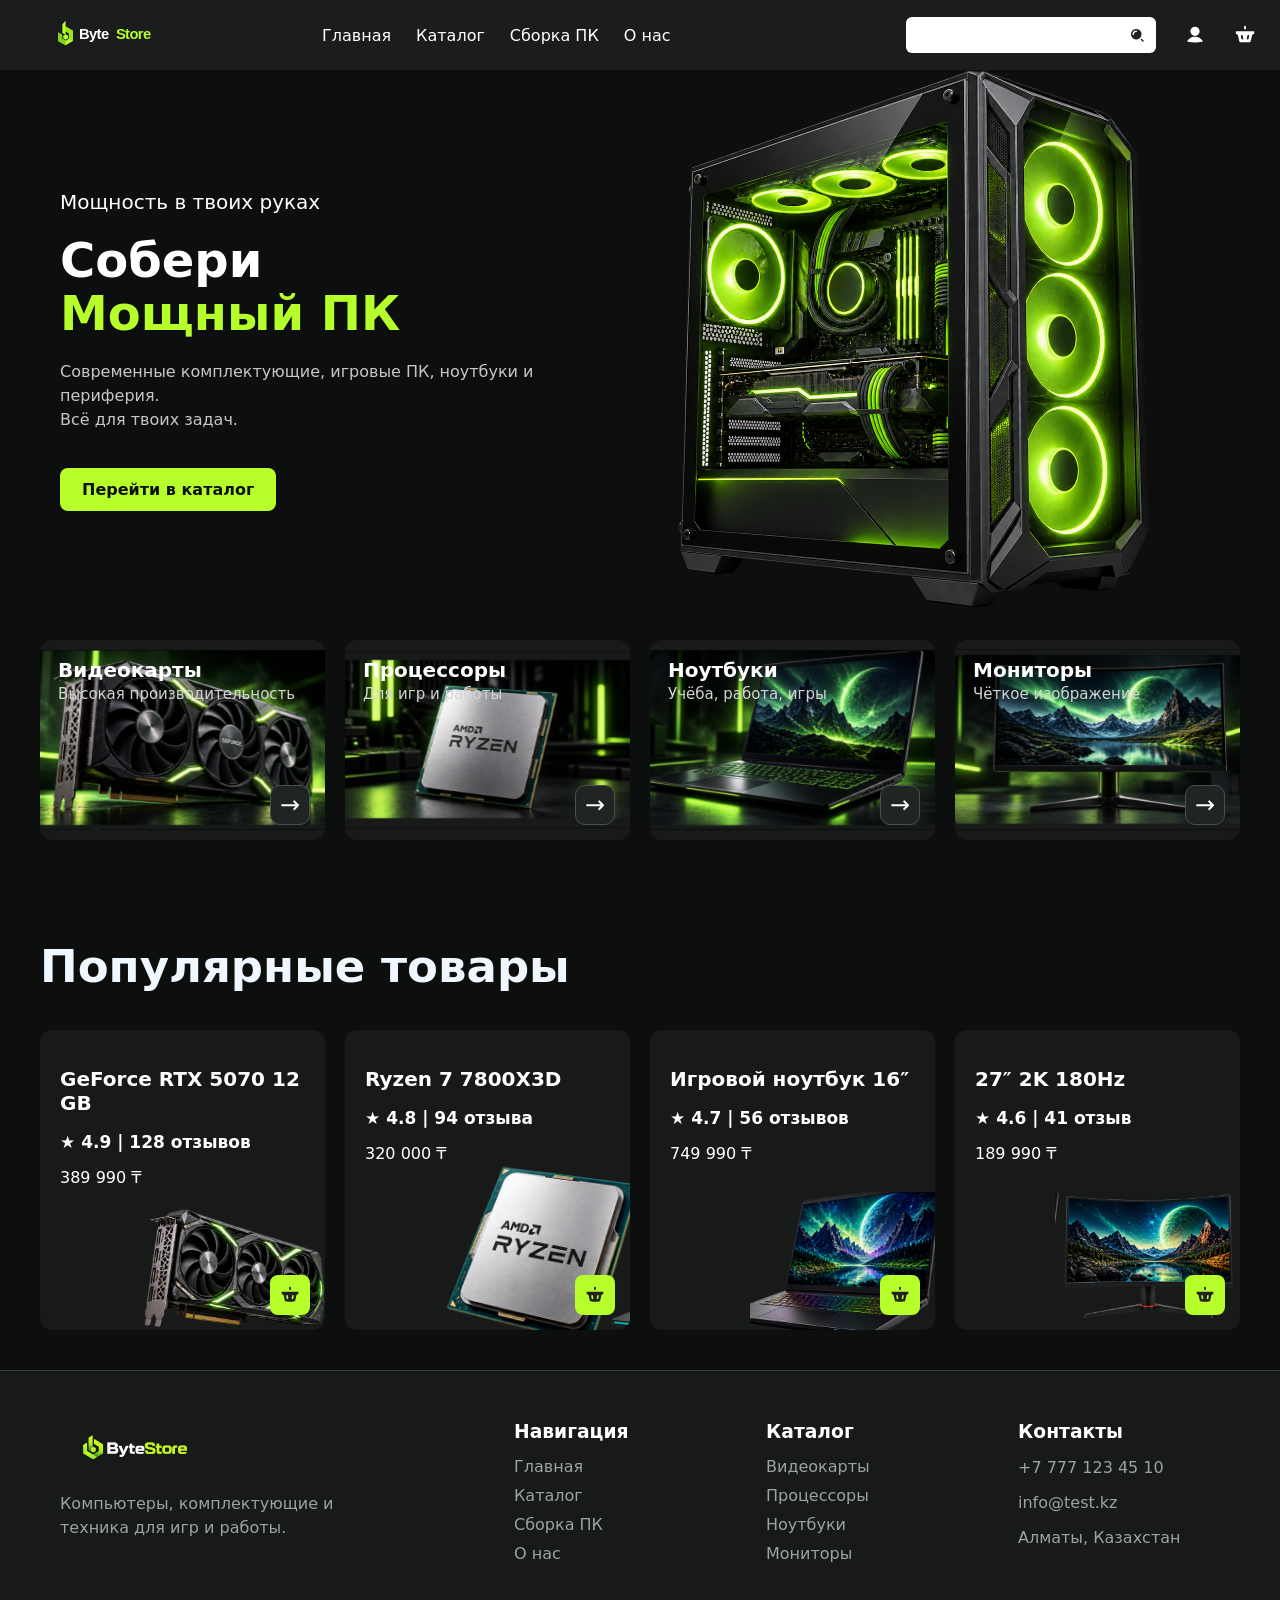
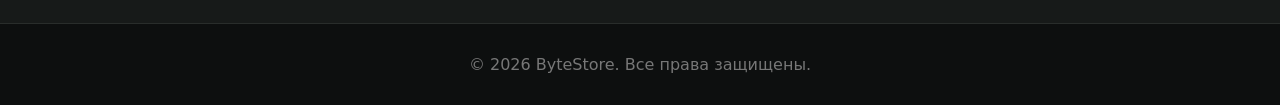
<file: index.html>
<!DOCTYPE html>
<html lang="en">
<head>
    <meta charset="UTF-8">
    <meta name="viewport" content="width=device-width, initial-scale=1.0">
    <title>E-shop</title>
    <link rel="stylesheet" href="style.css">
    
</head>
<body>
    <div class="main">
        <div class="head">
            <div class="logo">
                <img src="img/ByteStore_logo.svg"ByteStore">
            </div>
            <div class="menu">
                <a href="index.html">Главная</a>
                <a href="pages/catalog.html">Каталог</a>
                <a href="#builder">Сборка ПК</a>
                <a href="#about">О нас</a>
            </div>
            <div class="search">
                <input type="text">
                <img src="img/Search_alt_fill.png"search">
            </div>
            <div class="login">
                <a href="pages/login.html"><img src="img/login.svg" alt="login"></a>
            </div>
            <div class="cart">
                <a href="pages/cart.html"><img src="img/Basket.svg" alt=""></a>
            </div>
        </div>
        <div class="heroimg">
            <div class="herotextupper">
                <p>Мощность в твоих руках</p>
                <h1>
                    Собери<br>
                    <span>Мощный ПК</span>
                </h1>
                <p class="description">
                    Современные комплектующие, игровые ПК,
                    ноутбуки и периферия. <br>Всё для твоих задач.
                </p>
                <a href="pages/catalog.html">Перейти в каталог</a>
            </div>
        </div>
        <section class="categories">
            <div class="videocard">
                <h3>Видеокарты</h3>
                <p>Высокая производительность</p>
                <a href="#">→</a>
            </div>
            <div class="processor">
                <h3>Процессоры</h3>
                <p>Для игр и работы</p>
                <a href="#">→</a>
            </div>
            <div class="laptop">
                <h3>Ноутбуки</h3>
                <p>Учёба, работа, игры</p>
                <a href="#">→</a>
            </div>
            <div class="monitor">
                <h3>Мониторы</h3>
                <p>Чёткое изображение</p>
                <a href="#">→</a>
            </div>

        </section>
        <section class="popular">
            <div class="popular_title">
                <h1>Популярные товары</h1>
            </div>
            <div class="popular_card">
                <div class="popular1">
                    <h1>GeForce RTX 5070 12 GB</h1>
                    <h2>★ 4.9 | 128 отзывов</h2>
                    <p>389 990 ₸</p>
                    <a href="pages/cart.html" class="cart-btn">
                    <img src="img/Basket.svg" alt="Корзина">
                    </a>
                </div>
                <div class="popular2">
                    <h1>Ryzen 7 7800X3D</h1>
                    <h2>★ 4.8 |	94 отзыва</h2>
                    <p>320 000 ₸</p>    
                    <a href="pages/cart.html" class="cart-btn">
                    <img src="img/Basket.svg" alt="Корзина">
                    </a>
                </div>
                <div class="popular3">
                    <h1>Игровой ноутбук 16″</h1>
                    <h2>★ 4.7 |	56 отзывов</h2>
                    <p>749 990 ₸</p>      
                    <a href="pages/cart.html" class="cart-btn">
                    <img src="img/Basket.svg" alt="Корзина">
                    </a>
                </div>
                <div class="popular4">
                    <h1>27″ 2K 180Hz</h1>
                    <h2>★ 4.6 |	41 отзыв</h2>
                    <p>189 990 ₸</p>
                    <a href="pages/cart.html" class="cart-btn">
                    <img src="img/Basket.svg" alt="Корзина">
                    </a>
                </div>
                        
            </div>
        </section>
        <footer class="footer">

            <div class="footer_logo">
                <img src="img/ByteStore.png" alt="ByteStore">
                <p>Компьютеры, комплектующие и техника для игр и работы.</p>
            </div>

            <div class="footer_menu">
                <h3>Навигация</h3>
                <a href="index.html">Главная</a>
                <a href="pages/catalog.html">Каталог</a>
                <a href="#builder">Сборка ПК</a>
                <a href="#about">О нас</a>
            </div>

            <div class="footer_catalog">
                <h3>Каталог</h3>
                <a href="pages/catalog.html">Видеокарты</a>
                <a href="pages/catalog.html">Процессоры</a>
                <a href="pages/catalog.html">Ноутбуки</a>
                <a href="pages/catalog.html">Мониторы</a>
            </div>

            <div class="footer_contacts">
                <h3>Контакты</h3>
                <p>+7 777 123 45 10</p>
                <p>info@test.kz</p>
                <p>Алматы, Казахстан</p>
            </div>

        </footer>

        <div class="footer_bottom">
            <p>© 2026 ByteStore. Все права защищены.</p>
        </div>
    </div>
    
</body>
</html>
</file>
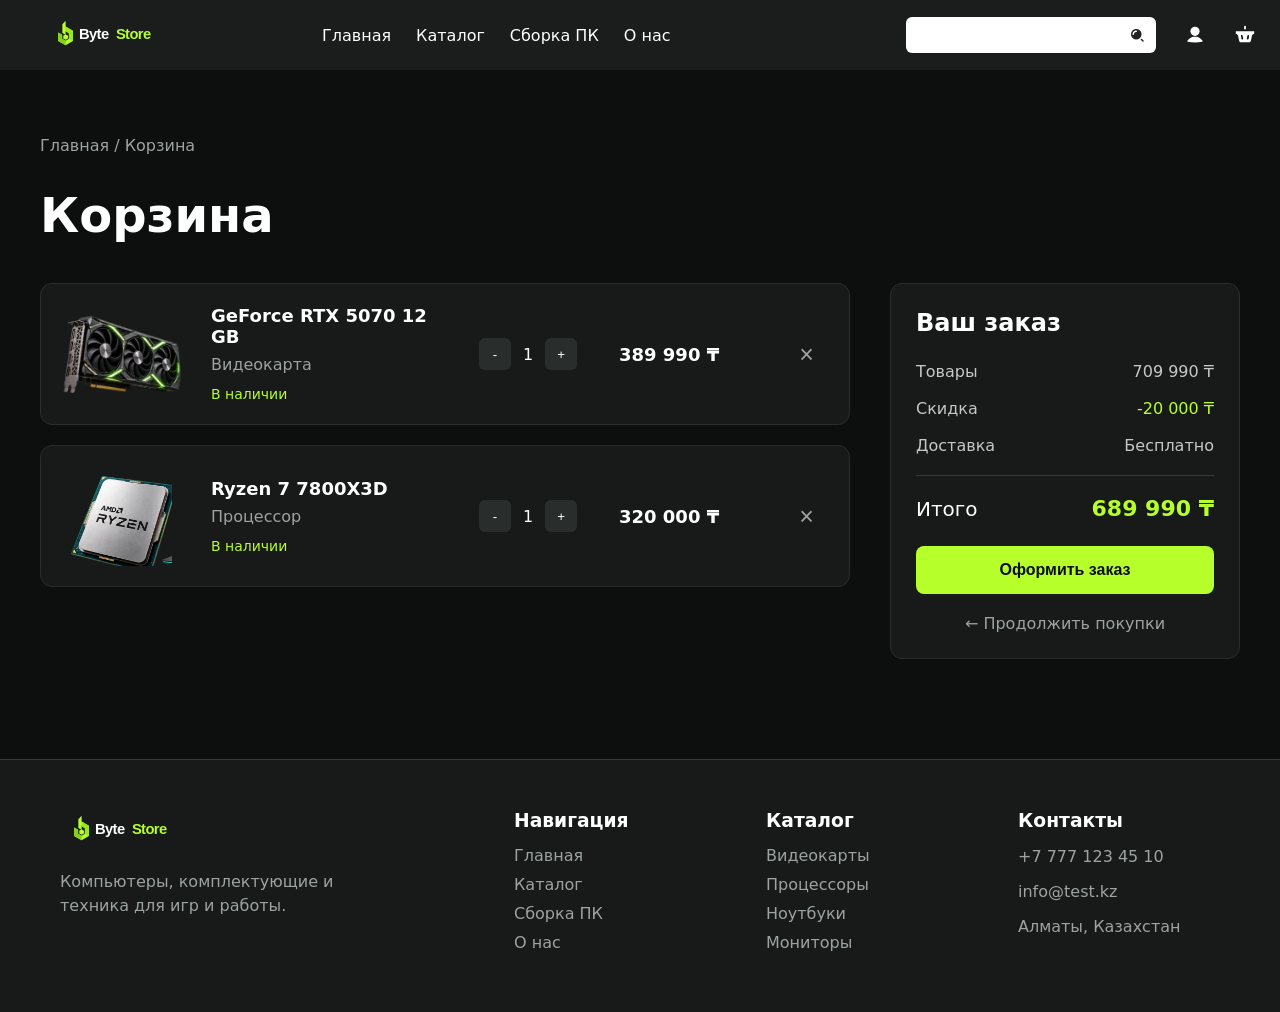
<file: pages/cart.html>
<!DOCTYPE html>
<html lang="ru">

<head>
    <meta charset="UTF-8">
    <meta name="viewport" content="width=device-width, initial-scale=1.0">

    <title>Корзина</title>

    <link rel="stylesheet" href="../style.css">
</head>

<body>

    <div class="cart_head">

        <div class="head">

            <div class="logo">
                <a href="../index.html">
                    <img src="../img/ByteStore_logo.svg" alt="ByteStore">
                </a>
            </div>

            <div class="menu">
                <a href="../index.html">Главная</a>
                <a href="catalog.html">Каталог</a>
                <a href="../index.html#builder">Сборка ПК</a>
                <a href="../index.html#about">О нас</a>
            </div>

            <div class="search">
                <input type="text">
                <img src="../img/Search_alt_fill.png" alt="search">
            </div>

            <div class="login">
                <a href="login.html">
                    <img src="../img/login.svg" alt="login">
                </a>
            </div>

            <div class="cart">
                <a href="cart.html">
                    <img src="../img/Basket.svg" alt="Корзина">
                </a>
            </div>

        </div>

    </div>

    <main class="cart-page">

        <p class="cart-path">
            Главная / Корзина
        </p>

        <h1>Корзина</h1>

        <div class="cart-content">

            <div class="cart-products">

                <div class="cart-item">

                    <img
                        class="cart-product-img"
                        src="../img/gpu.svg"
                        alt="GeForce RTX 5070"
                    >

                    <div class="cart-info">
                        <h3>GeForce RTX 5070 12 GB</h3>

                        <p>Видеокарта</p>

                        <span class="cart-stock">
                            В наличии
                        </span>
                    </div>

                    <div class="cart-quantity">
                        <button type="button">-</button>

                        <span>1</span>

                        <button type="button">+</button>
                    </div>

                    <strong class="cart-price">
                        389 990 ₸
                    </strong>

                    <button
                        type="button"
                        class="cart-delete"
                    >
                        ×
                    </button>

                </div>

                <div class="cart-item">

                    <img
                        class="cart-product-img"
                        src="../img/cpup.svg"
                        alt="Ryzen 7 7800X3D"
                    >

                    <div class="cart-info">

                        <h3>Ryzen 7 7800X3D</h3>

                        <p>Процессор</p>

                        <span class="cart-stock">
                            В наличии
                        </span>

                    </div>

                    <div class="cart-quantity">

                        <button type="button">-</button>

                        <span>1</span>

                        <button type="button">+</button>

                    </div>

                    <strong class="cart-price">
                        320 000 ₸
                    </strong>

                    <button
                        type="button"
                        class="cart-delete"
                    >
                        ×
                    </button>

                </div>

            </div>

            <div class="cart-summary">

                <h2>Ваш заказ</h2>

                <div class="summary-row">
                    <span>Товары</span>
                    <span>709 990 ₸</span>
                </div>

                <div class="summary-row">
                    <span>Скидка</span>

                    <span class="discount">
                        -20 000 ₸
                    </span>
                </div>

                <div class="summary-row">
                    <span>Доставка</span>
                    <span>Бесплатно</span>
                </div>

                <hr>

                <div class="summary-total">
                    <span>Итого</span>

                    <strong>
                        689 990 ₸
                    </strong>
                </div>

                <button
                    type="button"
                    class="checkout-btn"
                >
                    Оформить заказ
                </button>

                <a
                    href="catalog.html"
                    class="continue-shopping"
                >
                    ← Продолжить покупки
                </a>

            </div>

        </div>

    </main>

    <footer class="footer">

        <div class="footer_logo">

            <a href="../index.html">
                <img
                    src="../img/ByteStore_logo.svg"
                    alt="ByteStore"
                >
            </a>

            <p>
                Компьютеры, комплектующие и техника
                для игр и работы.
            </p>

        </div>

        <div class="footer_menu">

            <h3>Навигация</h3>

            <a href="../index.html">
                Главная
            </a>

            <a href="catalog.html">
                Каталог
            </a>

            <a href="../index.html#builder">
                Сборка ПК
            </a>

            <a href="../index.html#about">
                О нас
            </a>

        </div>

        <div class="footer_catalog">

            <h3>Каталог</h3>

            <a href="catalog.html">
                Видеокарты
            </a>

            <a href="catalog.html">
                Процессоры
            </a>

            <a href="catalog.html">
                Ноутбуки
            </a>

            <a href="catalog.html">
                Мониторы
            </a>

        </div>

        <div class="footer_contacts">

            <h3>Контакты</h3>

            <p>+7 777 123 45 10</p>
            <p>info@test.kz</p>
            <p>Алматы, Казахстан</p>

        </div>

    </footer>

</body>

</html>
</file>
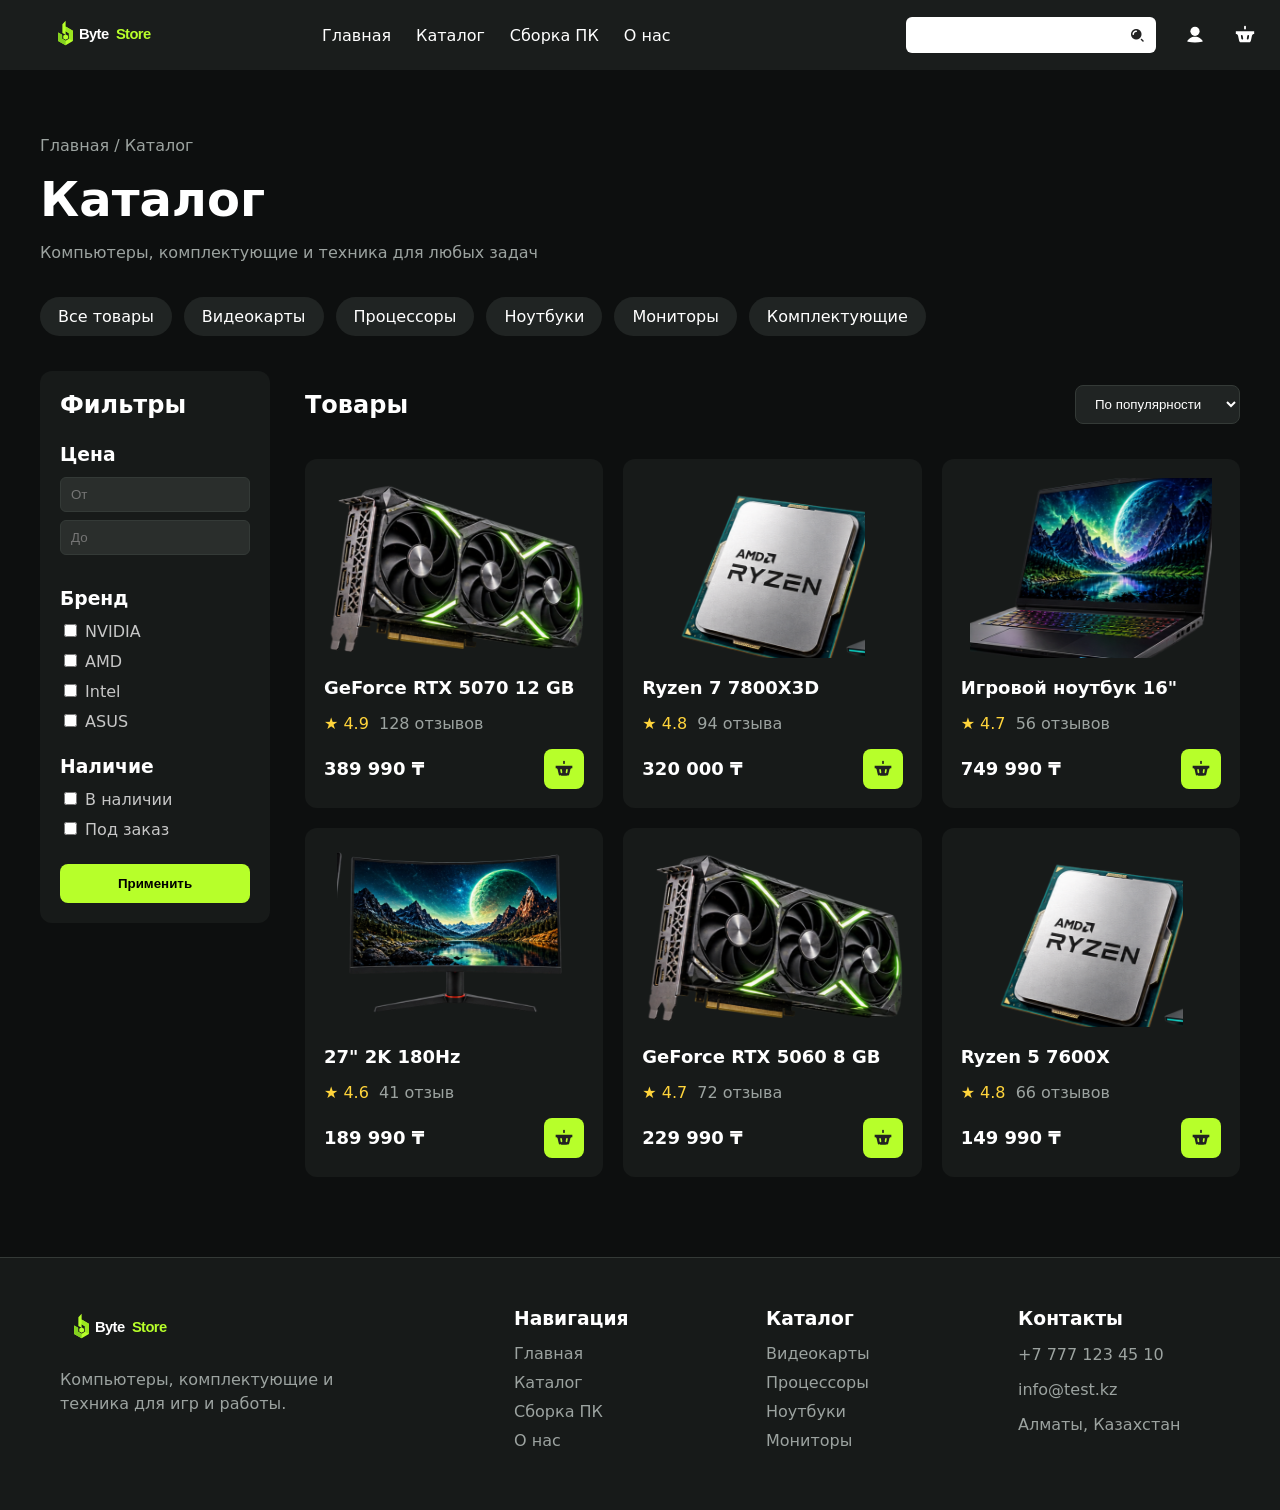
<file: pages/catalog.html>
<!DOCTYPE html>
<html lang="ru">

<head>
    <meta charset="UTF-8">
    <meta name="viewport" content="width=device-width, initial-scale=1.0">
    <title>Каталог — ByteStore</title>
    <link rel="stylesheet" href="../style.css">
</head>

<body>

    <div class="catalog_head">

        <div class="head">

            <div class="logo">
                <a href="../index.html">
                    <img src="../img/ByteStore_logo.svg" alt="ByteStore">
                </a>
            </div>

            <div class="menu">
                <a href="../index.html">Главная</a>
                <a href="catalog.html">Каталог</a>
                <a href="../index.html#builder">Сборка ПК</a>
                <a href="../index.html#about">О нас</a>
            </div>

            <div class="search">
                <input type="text">
                <img src="../img/Search_alt_fill.png" alt="search">
            </div>

            <div class="login">
                <a href="login.html">
                    <img src="../img/login.svg" alt="login">
                </a>
            </div>

            <div class="cart">
                <a href="cart.html">
                    <img src="../img/Basket.svg" alt="Корзина">
                </a>
            </div>

        </div>

        <main class="catalog_main">

            <div class="catalog_header">
                <p>Главная / Каталог</p>
                <h1>Каталог</h1>
                <p>Компьютеры, комплектующие и техника для любых задач</p>
            </div>

            <div class="catalog_categories">
                <a href="#">Все товары</a>
                <a href="#">Видеокарты</a>
                <a href="#">Процессоры</a>
                <a href="#">Ноутбуки</a>
                <a href="#">Мониторы</a>
                <a href="#">Комплектующие</a>
            </div>

            <div class="catalog_content">

                <aside class="catalog_filter">

                    <h2>Фильтры</h2>

                    <div class="filter_block">

                        <h3>Цена</h3>

                        <input type="number" placeholder="От">
                        <input type="number" placeholder="До">

                    </div>

                    <div class="filter_block">

                        <h3>Бренд</h3>

                        <label>
                            <input type="checkbox">
                            NVIDIA
                        </label>

                        <label>
                            <input type="checkbox">
                            AMD
                        </label>

                        <label>
                            <input type="checkbox">
                            Intel
                        </label>

                        <label>
                            <input type="checkbox">
                            ASUS
                        </label>

                    </div>

                    <div class="filter_block">

                        <h3>Наличие</h3>

                        <label>
                            <input type="checkbox">
                            В наличии
                        </label>

                        <label>
                            <input type="checkbox">
                            Под заказ
                        </label>

                    </div>

                    <button class="filter_button">
                        Применить
                    </button>

                </aside>

                <div class="catalog_products">

                    <div class="catalog_toolbar">

                        <h2>Товары</h2>

                        <select>
                            <option>По популярности</option>
                            <option>Сначала дешевле</option>
                            <option>Сначала дороже</option>
                        </select>

                    </div>

                    <div class="catalog_grid">

                        <div class="catalog_card">

                            <a href="product.html">
                                <img src="../img/gpu.svg" alt="GeForce RTX 5070">
                            </a>

                            <h3>GeForce RTX 5070 12 GB</h3>

                            <p class="rating">
                                ★ 4.9
                                <span>128 отзывов</span>
                            </p>

                            <div class="catalog_price">

                                <strong>389 990 ₸</strong>

                                <a href="cart.html" class="catalog_cart">
                                    <img src="../img/Basket.svg" alt="Корзина">
                                </a>

                            </div>

                        </div>

                        <div class="catalog_card">

                            <a href="product.html">
                                <img src="../img/cpup.svg" alt="Ryzen 7 7800X3D">
                            </a>

                            <h3>Ryzen 7 7800X3D</h3>

                            <p class="rating">
                                ★ 4.8
                                <span>94 отзыва</span>
                            </p>

                            <div class="catalog_price">

                                <strong>320 000 ₸</strong>

                                <a href="cart.html" class="catalog_cart">
                                    <img src="../img/Basket.svg" alt="Корзина">
                                </a>

                            </div>

                        </div>

                        <div class="catalog_card">

                            <a href="product.html">
                                <img src="../img/lapt.svg" alt="Игровой ноутбук">
                            </a>

                            <h3>Игровой ноутбук 16"</h3>

                            <p class="rating">
                                ★ 4.7
                                <span>56 отзывов</span>
                            </p>

                            <div class="catalog_price">

                                <strong>749 990 ₸</strong>

                                <a href="cart.html" class="catalog_cart">
                                    <img src="../img/Basket.svg" alt="Корзина">
                                </a>

                            </div>

                        </div>

                        <div class="catalog_card">

                            <a href="product.html">
                                <img src="../img/monit.svg" alt="Игровой монитор">
                            </a>

                            <h3>27" 2K 180Hz</h3>

                            <p class="rating">
                                ★ 4.6
                                <span>41 отзыв</span>
                            </p>

                            <div class="catalog_price">

                                <strong>189 990 ₸</strong>

                                <a href="cart.html" class="catalog_cart">
                                    <img src="../img/Basket.svg" alt="Корзина">
                                </a>

                            </div>

                        </div>

                        <div class="catalog_card">

                            <img src="../img/gpu.svg" alt="RTX 5060">

                            <h3>GeForce RTX 5060 8 GB</h3>

                            <p class="rating">
                                ★ 4.7
                                <span>72 отзыва</span>
                            </p>

                            <div class="catalog_price">

                                <strong>229 990 ₸</strong>

                                <a href="cart.html" class="catalog_cart">
                                    <img src="../img/Basket.svg" alt="Корзина">
                                </a>

                            </div>

                        </div>

                        <div class="catalog_card">

                            <img src="../img/cpup.svg" alt="Ryzen 5">

                            <h3>Ryzen 5 7600X</h3>

                            <p class="rating">
                                ★ 4.8
                                <span>66 отзывов</span>
                            </p>

                            <div class="catalog_price">

                                <strong>149 990 ₸</strong>

                                <a href="cart.html" class="catalog_cart">
                                    <img src="../img/Basket.svg" alt="Корзина">
                                </a>

                            </div>

                        </div>

                    </div>

                </div>

            </div>

        </main>

    </div>

    <footer class="footer">

        <div class="footer_logo">

            <a href="../index.html">
                <img src="../img/ByteStore_logo.svg" alt="ByteStore">
            </a>

            <p>
                Компьютеры, комплектующие
                и техника для игр и работы.
            </p>

        </div>

        <div class="footer_menu">

            <h3>Навигация</h3>

            <a href="../index.html">Главная</a>
            <a href="catalog.html">Каталог</a>
            <a href="../index.html#builder">Сборка ПК</a>
            <a href="../index.html#about">О нас</a>

        </div>

        <div class="footer_catalog">

            <h3>Каталог</h3>

            <a href="catalog.html">Видеокарты</a>
            <a href="catalog.html">Процессоры</a>
            <a href="catalog.html">Ноутбуки</a>
            <a href="catalog.html">Мониторы</a>

        </div>

        <div class="footer_contacts">

            <h3>Контакты</h3>

            <p>+7 777 123 45 10</p>
            <p>info@test.kz</p>
            <p>Алматы, Казахстан</p>

        </div>

    </footer>

</body>

</html>
</file>
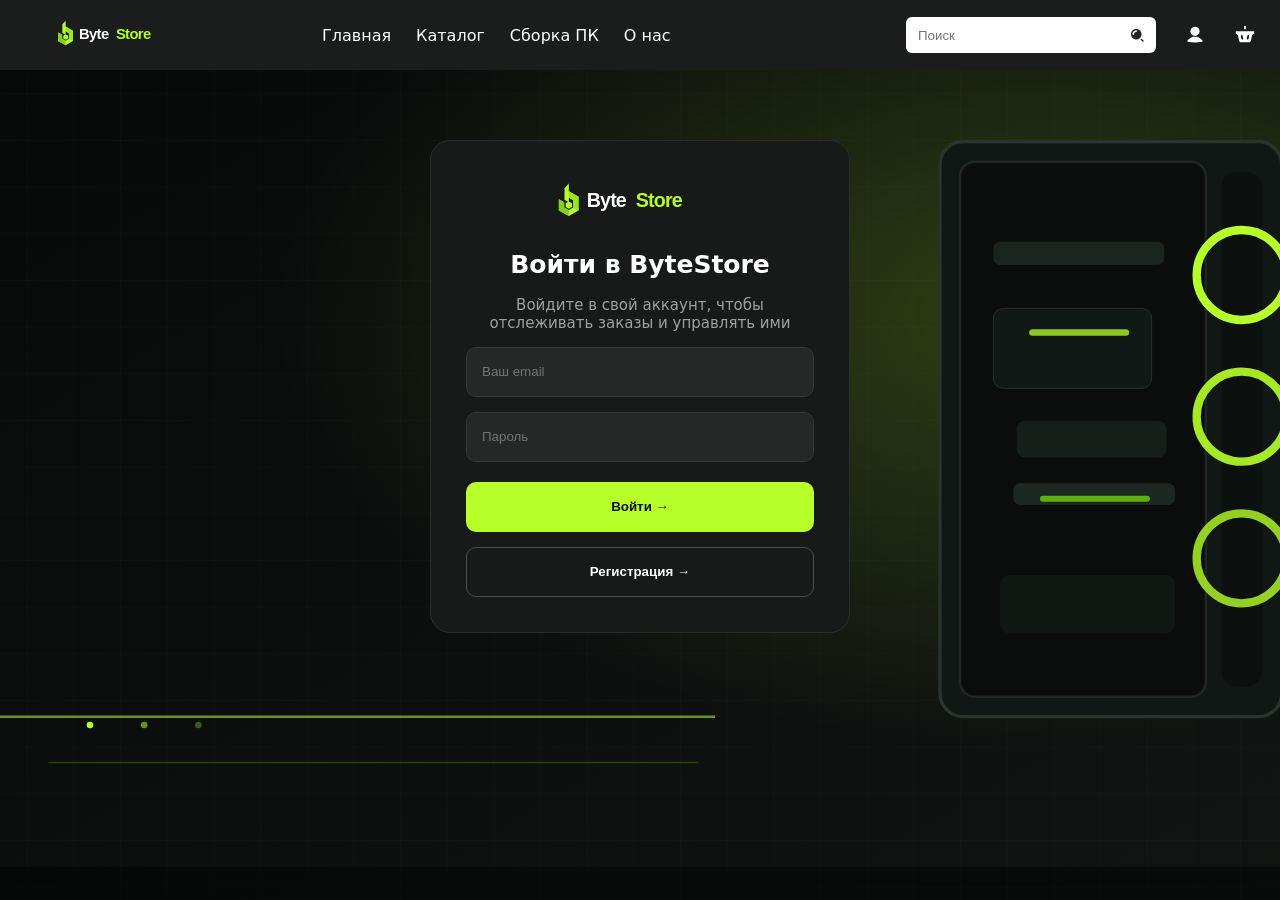
<file: pages/login.html>
<!DOCTYPE html>
<html lang="ru">

<head>
    <meta charset="UTF-8">
    <meta name="viewport" content="width=device-width, initial-scale=1.0">
    <title>Вход — ByteStore</title>
    <link rel="stylesheet" href="../style.css">
</head>

<body>

    <div class="login_background">

        <div class="head">

            <div class="logo">
                <a href="../index.html">
                    <img src="../img/ByteStore_logo.svg" alt="ByteStore">
                </a>
            </div>

            <div class="menu">
                <a href="../index.html">Главная</a>
                <a href="catalog.html">Каталог</a>
                <a href="../index.html#builder">Сборка ПК</a>
                <a href="../index.html#about">О нас</a>
            </div>

            <div class="search">
                <input type="text" placeholder="Поиск">
                <img src="../img/Search_alt_fill.png" alt="Поиск">
            </div>

            <div class="login">
                <a href="login.html">
                    <img src="../img/login.svg" alt="Вход">
                </a>
            </div>

            <div class="cart">
                <a href="cart.html">
                    <img src="../img/Basket.svg" alt="Корзина">
                </a>
            </div>

        </div>

        <div class="main_login">

            <div class="login_logo">
                <a href="../index.html">
                    <img src="../img/ByteStore_logo.svg" alt="ByteStore">
                </a>
            </div>

            <div class="login_text">
                <h1>Войти в ByteStore</h1>

                <p>
                    Войдите в свой аккаунт, чтобы отслеживать
                    заказы и управлять ими
                </p>
            </div>

            <div class="login_input">
                <input type="email" placeholder="Ваш email">
                <input type="password" placeholder="Пароль">
            </div>

            <div class="login_button">

                <div class="login_button1">
                    <button type="button">
                        Войти →
                    </button>
                </div>

                <div class="login_button2">
                    <button type="button">
                        Регистрация →
                    </button>
                </div>

            </div>

        </div>

    </div>

</body>

</html>
</file>
<file: style.css>
* {
    box-sizing: border-box;
}

html {
    scroll-behavior: smooth;
}

body {
    margin: 0;
    background-color: #0D0F0F;
    color: white;
    font-family: system-ui, -apple-system, BlinkMacSystemFont, "Segoe UI", sans-serif;
}

img {
    max-width: 100%;
}

.head {
    width: 100%;
    height: 70px;
    display: flex;
    align-items: center;
    padding: 0 24px;
    gap: 28px;
    background-color: #1A1D1C;
}

.logo img {
    width: 150px;
    margin-left: 20px;
    display: block;
}

.menu {
    display: flex;
    align-items: center;
    gap: 25px;
    margin-left: 100px;
}

.menu a {
    color: white;
    text-decoration: none;
    transition: 0.3s;
    white-space: nowrap;
}

.menu a:visited {
    color: white;
}

.menu a:hover {
    color: #74DD0B;
}

.search {
    margin-left: auto;
    position: relative;
    width: 250px;
    flex-shrink: 0;
}

.search input {
    width: 100%;
    height: 36px;
    padding-left: 12px;
    padding-right: 38px;
    border: none;
    border-radius: 6px;
    outline: none;
}

.search input:focus {
    outline: 2px solid #B7FF2A;
}

.search img {
    position: absolute;
    right: 10px;
    top: 50%;
    transform: translateY(-50%);
    width: 18px;
    height: 18px;
}

.login,
.cart {
    flex-shrink: 0;
}

.login img,
.cart img {
    width: 22px;
    height: 22px;
    filter: brightness(0) invert(1);
    transition: 0.3s;
    display: block;
}

.login img:hover,
.cart img:hover {
    opacity: 0.7;
}

.heroimg {
    width: 100%;
    height: 550px;
    background-color: #0D0F0F;
    background-image: url("img/PCback.png");
    background-size: contain;
    background-position: right center;
    background-repeat: no-repeat;
    position: relative;
}

.herotextupper {
    position: absolute;
    left: 60px;
    top: 100px;
    color: white;
}

.herotextupper h1 {
    font-size: 48px;
    line-height: 1.1;
    margin: 20px 0;
}

.herotextupper h1 span {
    color: #B7FF2A;
}

.herotextupper p {
    font-size: 20px;
}

.description {
    font-size: 16px !important;
    line-height: 1.5;
    color: #C7C7C7;
    max-width: 500px;
}

.herotextupper a {
    display: inline-block;
    margin-top: 20px;
    padding: 12px 22px;
    background-color: #B7FF2A;
    color: #0D0F0F;
    text-decoration: none;
    border-radius: 8px;
    font-weight: bold;
    transition: 0.3s;
}

.herotextupper a:hover {
    background-color: #D0FF66;
}

.categories {
    display: grid;
    grid-template-columns: repeat(4, 1fr);
    gap: 20px;
    margin-top: 20px;
    padding: 0 40px;
    margin-bottom: 60px;
}

.videocard,
.processor,
.laptop,
.monitor {
    height: 200px;
    background-size: 115% auto;
    background-repeat: no-repeat;
    background-position: center;
    position: relative;
    overflow: hidden;
    border-radius: 12px;
    background-color: #171A19;
}

.videocard {
    background-image: url("img/videoi.svg");
    background-position: 50% center;
}

.processor {
    background-image: url("img/cpui.svg");
    background-position: 50% center;
}

.laptop {
    background-image: url("img/laptop.svg");
    background-position: 55% center;
}

.monitor {
    background-image: url("img/monitori.svg");
    background-position: 20% center;
}

.categories h3 {
    position: absolute;
    z-index: 2;
    top: 18px;
    left: 18px;
    margin: 0;
    color: white;
    font-size: 20px;
}

.categories p {
    position: absolute;
    z-index: 2;
    top: 45px;
    left: 18px;
    margin: 0;
    color: #D4D4D4;
    font-size: 15px;
}

.categories a {
    position: absolute;
    z-index: 3;
    right: 15px;
    bottom: 15px;
    width: 40px;
    height: 40px;
    display: flex;
    align-items: center;
    justify-content: center;
    background-color: #202423;
    color: white;
    border: 1px solid #4A514D;
    border-radius: 10px;
    text-decoration: none;
    font-size: 24px;
    transition: 0.3s;
}

.categories a:hover {
    background-color: #B7FF2A;
    color: #0D0F0F;
    transform: scale(1.05);
}

.popular {
    padding: 40px;
}

.popular_title {
    font-size: 30px;
    color: aliceblue;
    margin-bottom: 30px;
}

.popular_title h1 {
    margin-top: 0;
}

.popular_card {
    display: grid;
    grid-template-columns: repeat(4, 1fr);
    gap: 20px;
}

.popular1 {
    background-image: url("img/gpu.svg");
}

.popular2 {
    background-image: url("img/cpup.svg");
}

.popular3 {
    background-image: url("img/lapt.svg");
}

.popular4 {
    background-image: url("img/monit.svg");
}

.popular1,
.popular2,
.popular3,
.popular4 {
    height: 300px;
    background-size: 65% auto;
    background-position: right bottom;
    background-repeat: no-repeat;
    background-color: #171A19;
    border-radius: 12px;
    padding: 20px;
    color: white;
    position: relative;
    overflow: hidden;
}

.popular1 h1,
.popular2 h1,
.popular3 h1,
.popular4 h1 {
    position: relative;
    z-index: 2;
    font-size: 20px;
}

.popular1 h2,
.popular2 h2,
.popular3 h2,
.popular4 h2 {
    position: relative;
    z-index: 2;
    font-size: 17px;
}

.popular1 p,
.popular2 p,
.popular3 p,
.popular4 p {
    position: relative;
    z-index: 2;
}

.popular_card .cart-btn {
    position: absolute;
    z-index: 3;
    right: 15px;
    bottom: 15px;
    width: 40px;
    height: 40px;
    display: flex;
    align-items: center;
    justify-content: center;
    background-color: #B7FF2A;
    border-radius: 8px;
    transition: 0.3s;
}

.popular_card .cart-btn:hover {
    background-color: #D0FF66;
}

.cart-btn img {
    width: 20px;
    height: 20px;
}

.footer {
    background-color: #171A19;
    display: grid;
    grid-template-columns: 2fr 1fr 1fr 1fr;
    gap: 50px;
    padding: 50px 60px;
    color: white;
    border-top: 1px solid #343A37;
}

.footer_logo img {
    width: 150px;
}

.footer_logo p {
    color: #9CA3A0;
    max-width: 300px;
    line-height: 1.5;
}

.footer h3 {
    margin-top: 0;
    margin-bottom: 15px;
}

.footer a {
    display: block;
    color: #9CA3A0;
    text-decoration: none;
    margin-bottom: 10px;
    transition: 0.3s;
}

.footer a:hover {
    color: #B7FF2A;
}

.footer_contacts p {
    color: #9CA3A0;
    margin-bottom: 10px;
}

.footer_bottom {
    background-color: #0D0F0F;
    color: #777;
    text-align: center;
    padding: 15px;
    border-top: 1px solid #292D2B;
}

.catalog_main {
    padding: 50px 40px 80px;
    color: white;
}

.catalog_header h1 {
    font-size: 48px;
    margin: 10px 0;
}

.catalog_header p {
    color: #9CA3A0;
}

.catalog_categories {
    display: flex;
    gap: 12px;
    margin: 35px 0;
}

.catalog_categories a {
    padding: 10px 18px;
    background-color: #202423;
    color: white;
    text-decoration: none;
    border-radius: 20px;
    transition: 0.3s;
    white-space: nowrap;
}

.catalog_categories a:hover {
    background-color: #B7FF2A;
    color: #0D0F0F;
}

.catalog_content {
    display: grid;
    grid-template-columns: 230px 1fr;
    gap: 35px;
}

.catalog_filter {
    background-color: #171A19;
    padding: 20px;
    border-radius: 12px;
    height: fit-content;
}

.catalog_filter h2 {
    margin-top: 0;
}

.filter_block,
.ffilter_block {
    margin: 25px 0;
}

.filter_block h3 {
    margin-bottom: 12px;
}

.filter_block label {
    display: block;
    margin: 10px 0;
    color: #C7C7C7;
}

.filter_block input[type="number"] {
    width: 100%;
    height: 35px;
    margin-bottom: 8px;
    padding: 0 10px;
    background-color: #2A2E2C;
    color: white;
    border: 1px solid #343A37;
    border-radius: 6px;
}

.filter_button {
    width: 100%;
    padding: 12px;
    background-color: #B7FF2A;
    border: none;
    border-radius: 8px;
    font-weight: bold;
    cursor: pointer;
}

.catalog_toolbar {
    display: flex;
    align-items: center;
    justify-content: space-between;
    margin-bottom: 20px;
}

.catalog_toolbar select {
    background-color: #202423;
    color: white;
    padding: 10px 15px;
    border: 1px solid #343A37;
    border-radius: 8px;
}

.catalog_grid {
    display: grid;
    grid-template-columns: repeat(3, 1fr);
    gap: 20px;
}

.catalog_card,
.catalog-card {
    background-color: #171A19;
    padding: 18px;
    border-radius: 12px;
    border: 1px solid transparent;
    transition: 0.3s;
    color: white;
}

.catalog_card:hover,
.catalog-card:hover {
    border-color: #B7FF2A;
    transform: translateY(-4px);
}

.catalog_card > a:first-child,
.catalog-card > a:first-child {
    display: block;
}

.catalog_card > img,
.catalog_card > a:first-child img,
.catalog-card > img,
.catalog-card > a:first-child img {
    width: 100%;
    height: 180px;
    object-fit: contain;
}

.catalog_card h3,
.catalog-card h3 {
    margin: 15px 0 10px;
    font-size: 18px;
}

.rating {
    color: #FFD43B;
}

.rating span {
    color: #9CA3A0;
    margin-left: 5px;
}

.catalog_price,
.catalog-price {
    display: flex;
    align-items: center;
    justify-content: space-between;
    margin-top: 15px;
    font-size: 18px;
}

.catalog_cart,
.catalog-cart {
    width: 40px;
    height: 40px;
    display: flex;
    align-items: center;
    justify-content: center;
    background-color: #B7FF2A;
    border-radius: 8px;
}

.catalog_cart img,
.catalog-cart img {
    width: 20px;
    height: 20px;
}

.cart-page {
    padding: 50px 40px 100px;
    color: white;
}

.cart-path {
    color: #9CA3A0;
}

.cart-page h1 {
    font-size: 48px;
    margin-bottom: 40px;
}

.cart-content {
    display: grid;
    grid-template-columns: 1fr 350px;
    gap: 40px;
}

.cart-products {
    display: flex;
    flex-direction: column;
    gap: 20px;
}

.cart-item {
    display: grid;
    grid-template-columns: 130px 1fr 120px 150px 40px;
    align-items: center;
    gap: 20px;
    background-color: #171A19;
    padding: 20px;
    border-radius: 12px;
    border: 1px solid #292D2B;
}

.cart-product-img {
    width: 120px;
    height: 100px;
    object-fit: contain;
}

.cart-info h3 {
    margin: 0 0 8px;
    font-size: 18px;
}

.cart-info p {
    margin: 0 0 10px;
    color: #9CA3A0;
}

.cart-stock {
    color: #B7FF2A;
    font-size: 14px;
}

.cart-quantity {
    display: flex;
    align-items: center;
    gap: 12px;
}

.cart-quantity button {
    width: 32px;
    height: 32px;
    background-color: #292D2B;
    color: white;
    border: none;
    border-radius: 6px;
    cursor: pointer;
}

.cart-quantity button:hover {
    background-color: #B7FF2A;
    color: #0D0F0F;
}

.cart-price {
    font-size: 18px;
    white-space: nowrap;
}

.cart-delete {
    width: 35px;
    height: 35px;
    background-color: transparent;
    color: #9CA3A0;
    border: none;
    font-size: 25px;
    cursor: pointer;
}

.cart-delete:hover {
    color: #FF5555;
}

.cart-summary {
    background-color: #171A19;
    border: 1px solid #292D2B;
    border-radius: 12px;
    padding: 25px;
    height: fit-content;
}

.cart-summary h2 {
    margin-top: 0;
    margin-bottom: 25px;
}

.summary-row {
    display: flex;
    justify-content: space-between;
    gap: 15px;
    margin-bottom: 18px;
    color: #C7C7C7;
}

.discount {
    color: #B7FF2A;
}

.cart-summary hr {
    border: none;
    border-top: 1px solid #343A37;
    margin: 20px 0;
}

.summary-total {
    display: flex;
    justify-content: space-between;
    align-items: center;
    gap: 15px;
    font-size: 20px;
    margin-bottom: 25px;
}

.summary-total strong {
    color: #B7FF2A;
    font-size: 22px;
}

.checkout-btn {
    width: 100%;
    height: 48px;
    background-color: #B7FF2A;
    color: #0D0F0F;
    border: none;
    border-radius: 8px;
    font-size: 16px;
    font-weight: bold;
    cursor: pointer;
    transition: 0.3s;
}

.checkout-btn:hover {
    background-color: #D0FF66;
}

.continue-shopping {
    display: block;
    margin-top: 20px;
    text-align: center;
    color: #9CA3A0;
    text-decoration: none;
}

.continue-shopping:hover {
    color: #B7FF2A;
}

.login_background {
    min-height: 100vh;
    background-image: url("img/ByteStore_login_background.svg");
    background-repeat: no-repeat;
    background-position: center;
    background-size: cover;
}

.main_login {
    padding: 35px;
    width: 420px;
    margin: 70px auto;
    display: flex;
    flex-direction: column;
    align-items: center;
    border: 1px solid #292D2B;
    border-radius: 20px;
    background-color: #171A19;
    color: white;
}

.login_logo {
    display: flex;
    justify-content: center;
}

.login_logo img {
    width: 200px;
}

.login_text {
    text-align: center;
}

.login_text h1 {
    font-size: 25px;
}

.login_text p {
    color: #9CA3A0;
    font-size: 15px;
}

.login_input {
    display: flex;
    flex-direction: column;
    width: 100%;
    gap: 15px;
}

.login_input input {
    width: 100%;
    height: 50px;
    padding: 0 15px;
    background-color: #242827;
    color: white;
    border: 1px solid #343A37;
    border-radius: 10px;
    outline: none;
}

.login_input input:focus {
    border-color: #B7FF2A;
}

.login_button {
    width: 100%;
    margin-top: 20px;
    display: flex;
    flex-direction: column;
    gap: 15px;
}

.login_button button {
    width: 100%;
    height: 50px;
    background-color: #B7FF2A;
    color: #0D0F0F;
    border: none;
    border-radius: 10px;
    font-weight: bold;
    cursor: pointer;
    transition: 0.3s;
}

.login_button button:hover {
    background-color: #D0FF66;
}

.login_button2 button {
    background-color: transparent;
    color: white;
    border: 1px solid #4A514D;
}

.login_button2 button:hover {
    background-color: #202423;
}

@media (max-width: 1023px) {
    .head {
        height: auto;
        min-height: 70px;
        padding: 12px 20px;
        gap: 16px;
        flex-wrap: wrap;
    }

    .logo img {
        width: 130px;
        margin-left: 0;
    }

    .menu {
        margin-left: 20px;
        gap: 15px;
    }

    .search {
        width: 200px;
    }

    .heroimg {
        height: 500px;
        background-size: 60%;
        background-position: right bottom;
    }

    .herotextupper {
        left: 35px;
        top: 70px;
    }

    .herotextupper h1 {
        font-size: 40px;
    }

    .categories {
        grid-template-columns: repeat(2, 1fr);
        padding: 0 25px;
    }

    .popular {
        padding: 30px 25px;
    }

    .popular_card {
        grid-template-columns: repeat(2, 1fr);
    }

    .catalog_main {
        padding: 40px 25px 70px;
    }

    .catalog_content {
        grid-template-columns: 1fr;
    }

    .catalog_grid {
        grid-template-columns: repeat(2, 1fr);
    }

    .cart-content {
        grid-template-columns: 1fr;
    }

    .cart-item {
        grid-template-columns: 100px 1fr 110px 130px 40px;
        gap: 12px;
    }

    .footer {
        grid-template-columns: repeat(2, 1fr);
        padding: 40px 30px;
    }

    .main_login {
        width: min(420px, calc(100% - 40px));
        margin: 40px auto;
    }
}

@media (max-width: 767px) {
    body {
        overflow-x: hidden;
    }

    .head {
        height: auto;
        padding: 12px 15px;
        gap: 12px;
        flex-wrap: wrap;
    }

    .logo img {
        width: 110px;
        margin-left: 0;
    }

    .login img,
    .cart img {
        width: 20px;
        height: 20px;
    }

    .search {
        order: 3;
        width: 100%;
        margin-left: 0;
    }

    .menu {
        order: 4;
        width: 100%;
        margin-left: 0;
        gap: 18px;
        overflow-x: auto;
        white-space: nowrap;
        padding: 5px 0;
    }

    .heroimg {
        height: 620px;
        background-size: 85%;
        background-position: center bottom;
    }

    .herotextupper {
        top: 40px;
        left: 20px;
        right: 20px;
    }

    .herotextupper h1 {
        font-size: 34px;
    }

    .herotextupper p {
        font-size: 16px;
    }

    .description {
        max-width: 320px;
    }

    .herotextupper a {
        padding: 10px 18px;
    }

    .categories {
        grid-template-columns: 1fr;
        padding: 0 15px;
        gap: 15px;
        margin-bottom: 30px;
    }

    .videocard,
    .processor,
    .laptop,
    .monitor {
        height: 190px;
        background-size: cover;
    }

    .popular {
        padding: 30px 15px;
    }

    .popular_title {
        font-size: 22px;
    }

    .popular_card {
        grid-template-columns: 1fr;
    }

    .popular1,
    .popular2,
    .popular3,
    .popular4 {
        height: 270px;
        background-size: 58% auto;
    }

    .catalog_main {
        padding: 30px 15px 60px;
    }

    .catalog_header h1 {
        font-size: 36px;
    }

    .catalog_categories {
        overflow-x: auto;
        white-space: nowrap;
        padding-bottom: 10px;
    }

    .catalog_categories a {
        flex-shrink: 0;
    }

    .catalog_content {
        grid-template-columns: 1fr;
    }

    .catalog_grid {
        grid-template-columns: 1fr;
    }

    .catalog_toolbar {
        flex-wrap: wrap;
        gap: 15px;
    }

    .cart-page {
        padding: 30px 15px 60px;
    }

    .cart-page h1 {
        font-size: 36px;
    }

    .cart-content {
        grid-template-columns: 1fr;
    }

    .cart-item {
        grid-template-columns: 85px 1fr;
        gap: 12px;
        padding: 15px;
    }

    .cart-product-img {
        width: 80px;
        height: 80px;
    }

    .cart-info {
        min-width: 0;
    }

    .cart-quantity {
        grid-column: 2;
    }

    .cart-price {
        grid-column: 2;
    }

    .cart-delete {
        grid-column: 2;
    }

    .cart-summary {
        width: 100%;
    }

    .footer {
        grid-template-columns: 1fr;
        gap: 30px;
        padding: 35px 20px;
    }

    .main_login {
        width: calc(100% - 30px);
        margin: 30px auto;
        padding: 25px 20px;
    }

    .login_logo img {
        width: 160px;
    }

    .login_text h1 {
        font-size: 22px;
    }

    .login_background {
        background-position: center;
    }
}

@media (max-width: 480px) {
    .head {
        padding: 10px 12px;
    }

    .logo img {
        width: 100px;
    }

    .menu {
        font-size: 14px;
        gap: 15px;
    }

    .login,
    .cart {
        margin-left: 3px;
    }

    .heroimg {
        height: 570px;
        background-size: 95%;
    }

    .herotextupper {
        left: 15px;
        right: 15px;
        top: 30px;
    }

    .herotextupper h1 {
        font-size: 30px;
    }

    .herotextupper p {
        font-size: 15px;
    }

    .categories {
        padding: 0 12px;
    }

    .categories h3 {
        font-size: 18px;
    }

    .categories p {
        font-size: 13px;
    }

    .popular {
        padding: 25px 12px;
    }

    .popular_title {
        font-size: 20px;
    }

    .popular1,
    .popular2,
    .popular3,
    .popular4 {
        height: 250px;
        padding: 15px;
        background-size: 62% auto;
    }

    .popular1 h1,
    .popular2 h1,
    .popular3 h1,
    .popular4 h1 {
        font-size: 17px;
    }

    .popular1 h2,
    .popular2 h2,
    .popular3 h2,
    .popular4 h2 {
        font-size: 15px;
    }

    .catalog_main {
        padding: 25px 12px 50px;
    }

    .catalog_header h1 {
        font-size: 32px;
    }

    .catalog_grid {
        grid-template-columns: 1fr;
    }

    .cart-page {
        padding: 25px 12px 50px;
    }

    .cart-page h1 {
        font-size: 32px;
    }

    .summary-row,
    .summary-total {
        font-size: 14px;
    }

    .footer {
        padding: 30px 15px;
    }

    .main_login {
        width: calc(100% - 20px);
        padding: 20px 15px;
        margin: 20px auto;
    }

    .login_logo img {
        width: 140px;
    }

    .login_input input {
        height: 46px;
    }

    .login_button button {
        height: 46px;
    }
}
</file>
